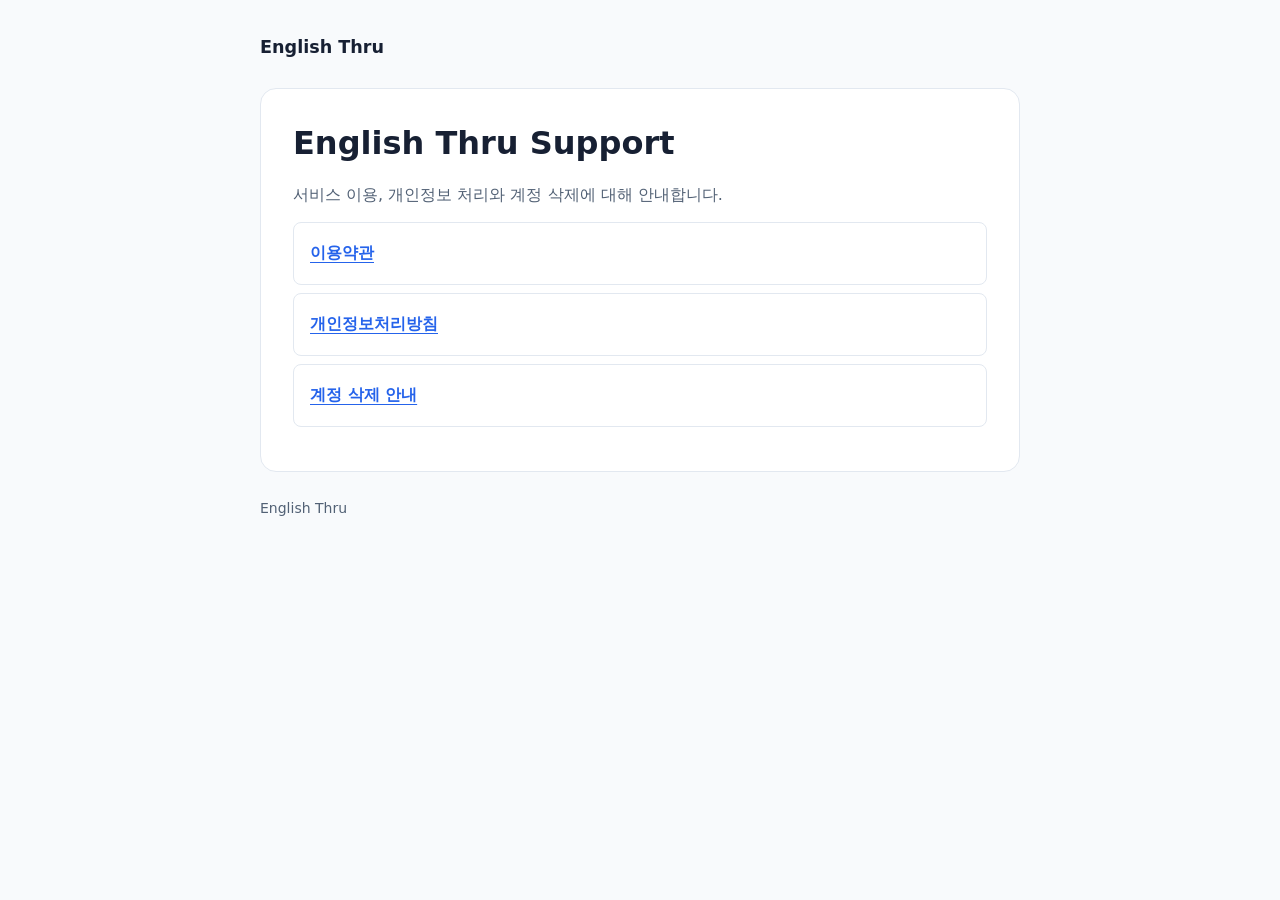
<file: index.html>
<!doctype html>
<html lang="ko">
<head>
  <meta charset="utf-8">
  <meta name="viewport" content="width=device-width, initial-scale=1">
  <meta name="description" content="English Thru 이용약관, 개인정보처리방침 및 계정 삭제 안내">
  <title>English Thru Support</title>
  <link rel="stylesheet" href="styles.css">
</head>
<body>
  <a class="skip-link" href="#main">본문 바로가기</a>
  <header class="container"><a class="brand" href="index.html">English Thru</a></header>
  <main class="container" id="main">
    <h1>English Thru Support</h1>
    <p class="muted">서비스 이용, 개인정보 처리와 계정 삭제에 대해 안내합니다.</p>
    <nav aria-label="지원 페이지">
      <ul class="page-links">
        <li><a href="terms.html">이용약관</a></li>
        <li><a href="privacy.html">개인정보처리방침</a></li>
        <li><a href="delete-account.html">계정 삭제 안내</a></li>
      </ul>
    </nav>
  </main>
  <footer class="container">English Thru</footer>
</body>
</html>
</file>
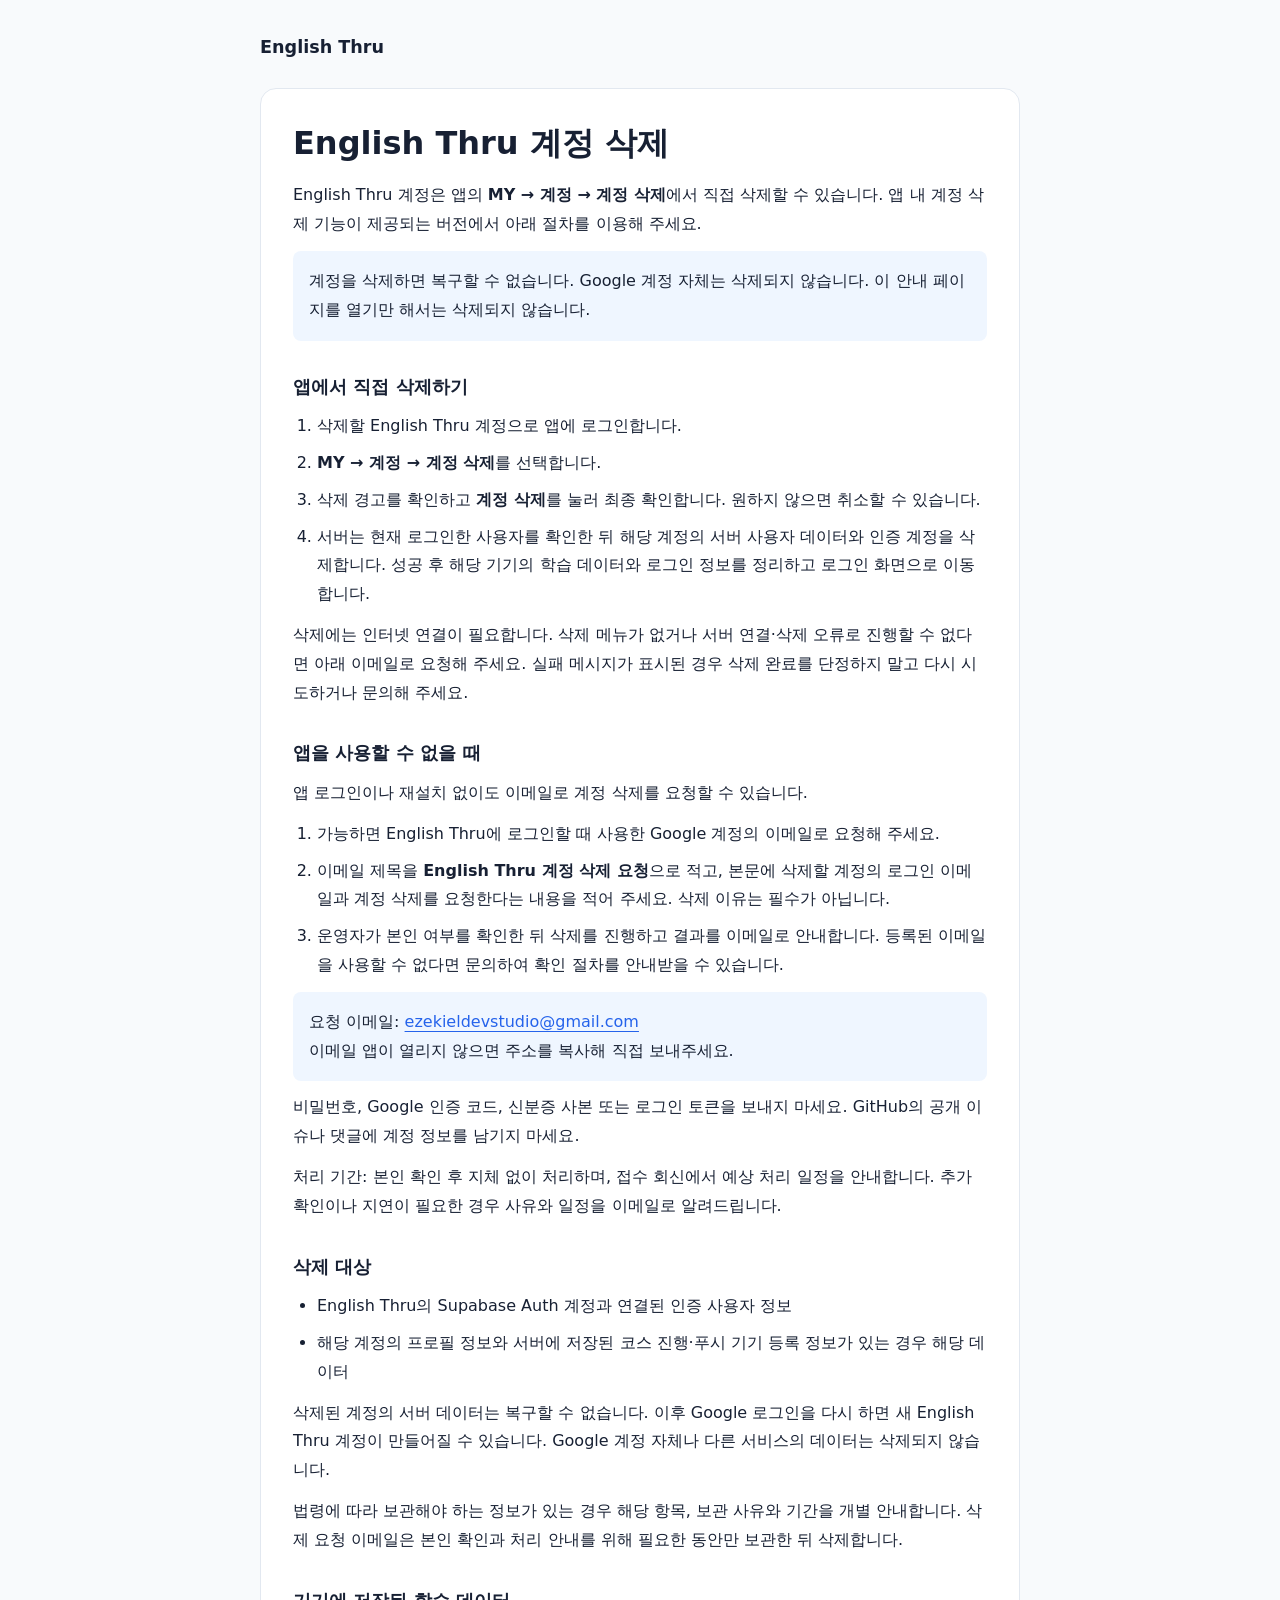
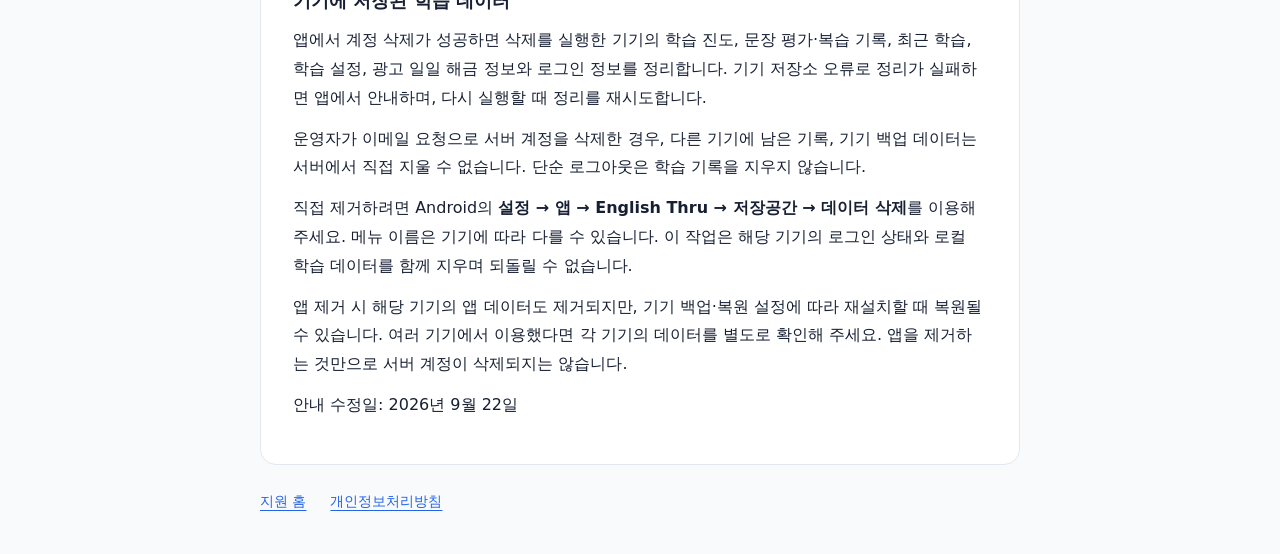
<file: delete-account.html>
<!doctype html>
<html lang="ko">
<head>
  <meta charset="utf-8">
  <meta name="viewport" content="width=device-width, initial-scale=1">
  <meta name="description" content="English Thru 계정 및 서버 사용자 데이터 삭제 요청 방법과 기기 내 학습 데이터 삭제 안내">
  <title>English Thru 계정 삭제</title>
  <link rel="stylesheet" href="styles.css">
</head>
<body>
  <a class="skip-link" href="#main">본문 바로가기</a>
  <header class="container"><a class="brand" href="index.html">English Thru</a></header>
  <main class="container" id="main">
    <h1>English Thru 계정 삭제</h1>
    <p>English Thru 계정은 앱의 <strong>MY → 계정 → 계정 삭제</strong>에서 직접 삭제할 수 있습니다. 앱 내 계정 삭제 기능이 제공되는 버전에서 아래 절차를 이용해 주세요.</p>
    <p class="notice">계정을 삭제하면 복구할 수 없습니다. Google 계정 자체는 삭제되지 않습니다. 이 안내 페이지를 열기만 해서는 삭제되지 않습니다.</p>

    <h2>앱에서 직접 삭제하기</h2>
    <ol>
      <li>삭제할 English Thru 계정으로 앱에 로그인합니다.</li>
      <li><strong>MY → 계정 → 계정 삭제</strong>를 선택합니다.</li>
      <li>삭제 경고를 확인하고 <strong>계정 삭제</strong>를 눌러 최종 확인합니다. 원하지 않으면 취소할 수 있습니다.</li>
      <li>서버는 현재 로그인한 사용자를 확인한 뒤 해당 계정의 서버 사용자 데이터와 인증 계정을 삭제합니다. 성공 후 해당 기기의 학습 데이터와 로그인 정보를 정리하고 로그인 화면으로 이동합니다.</li>
    </ol>
    <p>삭제에는 인터넷 연결이 필요합니다. 삭제 메뉴가 없거나 서버 연결·삭제 오류로 진행할 수 없다면 아래 이메일로 요청해 주세요. 실패 메시지가 표시된 경우 삭제 완료를 단정하지 말고 다시 시도하거나 문의해 주세요.</p>

    <h2>앱을 사용할 수 없을 때</h2>
    <p>앱 로그인이나 재설치 없이도 이메일로 계정 삭제를 요청할 수 있습니다.</p>
    <ol>
      <li>가능하면 English Thru에 로그인할 때 사용한 Google 계정의 이메일로 요청해 주세요.</li>
      <li>이메일 제목을 <strong>English Thru 계정 삭제 요청</strong>으로 적고, 본문에 삭제할 계정의 로그인 이메일과 계정 삭제를 요청한다는 내용을 적어 주세요. 삭제 이유는 필수가 아닙니다.</li>
      <li>운영자가 본인 여부를 확인한 뒤 삭제를 진행하고 결과를 이메일로 안내합니다. 등록된 이메일을 사용할 수 없다면 문의하여 확인 절차를 안내받을 수 있습니다.</li>
    </ol>
    <p class="notice">요청 이메일: <a href="mailto:ezekieldevstudio@gmail.com?subject=English%20Thru%20%EA%B3%84%EC%A0%95%20%EC%82%AD%EC%A0%9C%20%EC%9A%94%EC%B2%AD">ezekieldevstudio@gmail.com</a><br>이메일 앱이 열리지 않으면 주소를 복사해 직접 보내주세요.</p>
    <p>비밀번호, Google 인증 코드, 신분증 사본 또는 로그인 토큰을 보내지 마세요. GitHub의 공개 이슈나 댓글에 계정 정보를 남기지 마세요.</p>
    <p>처리 기간: 본인 확인 후 지체 없이 처리하며, 접수 회신에서 예상 처리 일정을 안내합니다. 추가 확인이나 지연이 필요한 경우 사유와 일정을 이메일로 알려드립니다.</p>

    <h2>삭제 대상</h2>
    <ul>
      <li>English Thru의 Supabase Auth 계정과 연결된 인증 사용자 정보</li>
      <li>해당 계정의 프로필 정보와 서버에 저장된 코스 진행·푸시 기기 등록 정보가 있는 경우 해당 데이터</li>
    </ul>
    <p>삭제된 계정의 서버 데이터는 복구할 수 없습니다. 이후 Google 로그인을 다시 하면 새 English Thru 계정이 만들어질 수 있습니다. Google 계정 자체나 다른 서비스의 데이터는 삭제되지 않습니다.</p>
    <p>법령에 따라 보관해야 하는 정보가 있는 경우 해당 항목, 보관 사유와 기간을 개별 안내합니다. 삭제 요청 이메일은 본인 확인과 처리 안내를 위해 필요한 동안만 보관한 뒤 삭제합니다.</p>

    <h2>기기에 저장된 학습 데이터</h2>
    <p>앱에서 계정 삭제가 성공하면 삭제를 실행한 기기의 학습 진도, 문장 평가·복습 기록, 최근 학습, 학습 설정, 광고 일일 해금 정보와 로그인 정보를 정리합니다. 기기 저장소 오류로 정리가 실패하면 앱에서 안내하며, 다시 실행할 때 정리를 재시도합니다.</p>
    <p>운영자가 이메일 요청으로 서버 계정을 삭제한 경우, 다른 기기에 남은 기록, 기기 백업 데이터는 서버에서 직접 지울 수 없습니다. 단순 로그아웃은 학습 기록을 지우지 않습니다.</p>
    <p>직접 제거하려면 Android의 <strong>설정 → 앱 → English Thru → 저장공간 → 데이터 삭제</strong>를 이용해 주세요. 메뉴 이름은 기기에 따라 다를 수 있습니다. 이 작업은 해당 기기의 로그인 상태와 로컬 학습 데이터를 함께 지우며 되돌릴 수 없습니다.</p>
    <p>앱 제거 시 해당 기기의 앱 데이터도 제거되지만, 기기 백업·복원 설정에 따라 재설치할 때 복원될 수 있습니다. 여러 기기에서 이용했다면 각 기기의 데이터를 별도로 확인해 주세요. 앱을 제거하는 것만으로 서버 계정이 삭제되지는 않습니다.</p>
    <p>안내 수정일: <time datetime="2026-09-22">2026년 9월 22일</time></p>
  </main>
  <footer class="container"><nav aria-label="관련 페이지"><a href="index.html">지원 홈</a><a href="privacy.html">개인정보처리방침</a></nav></footer>
</body>
</html>
</file>
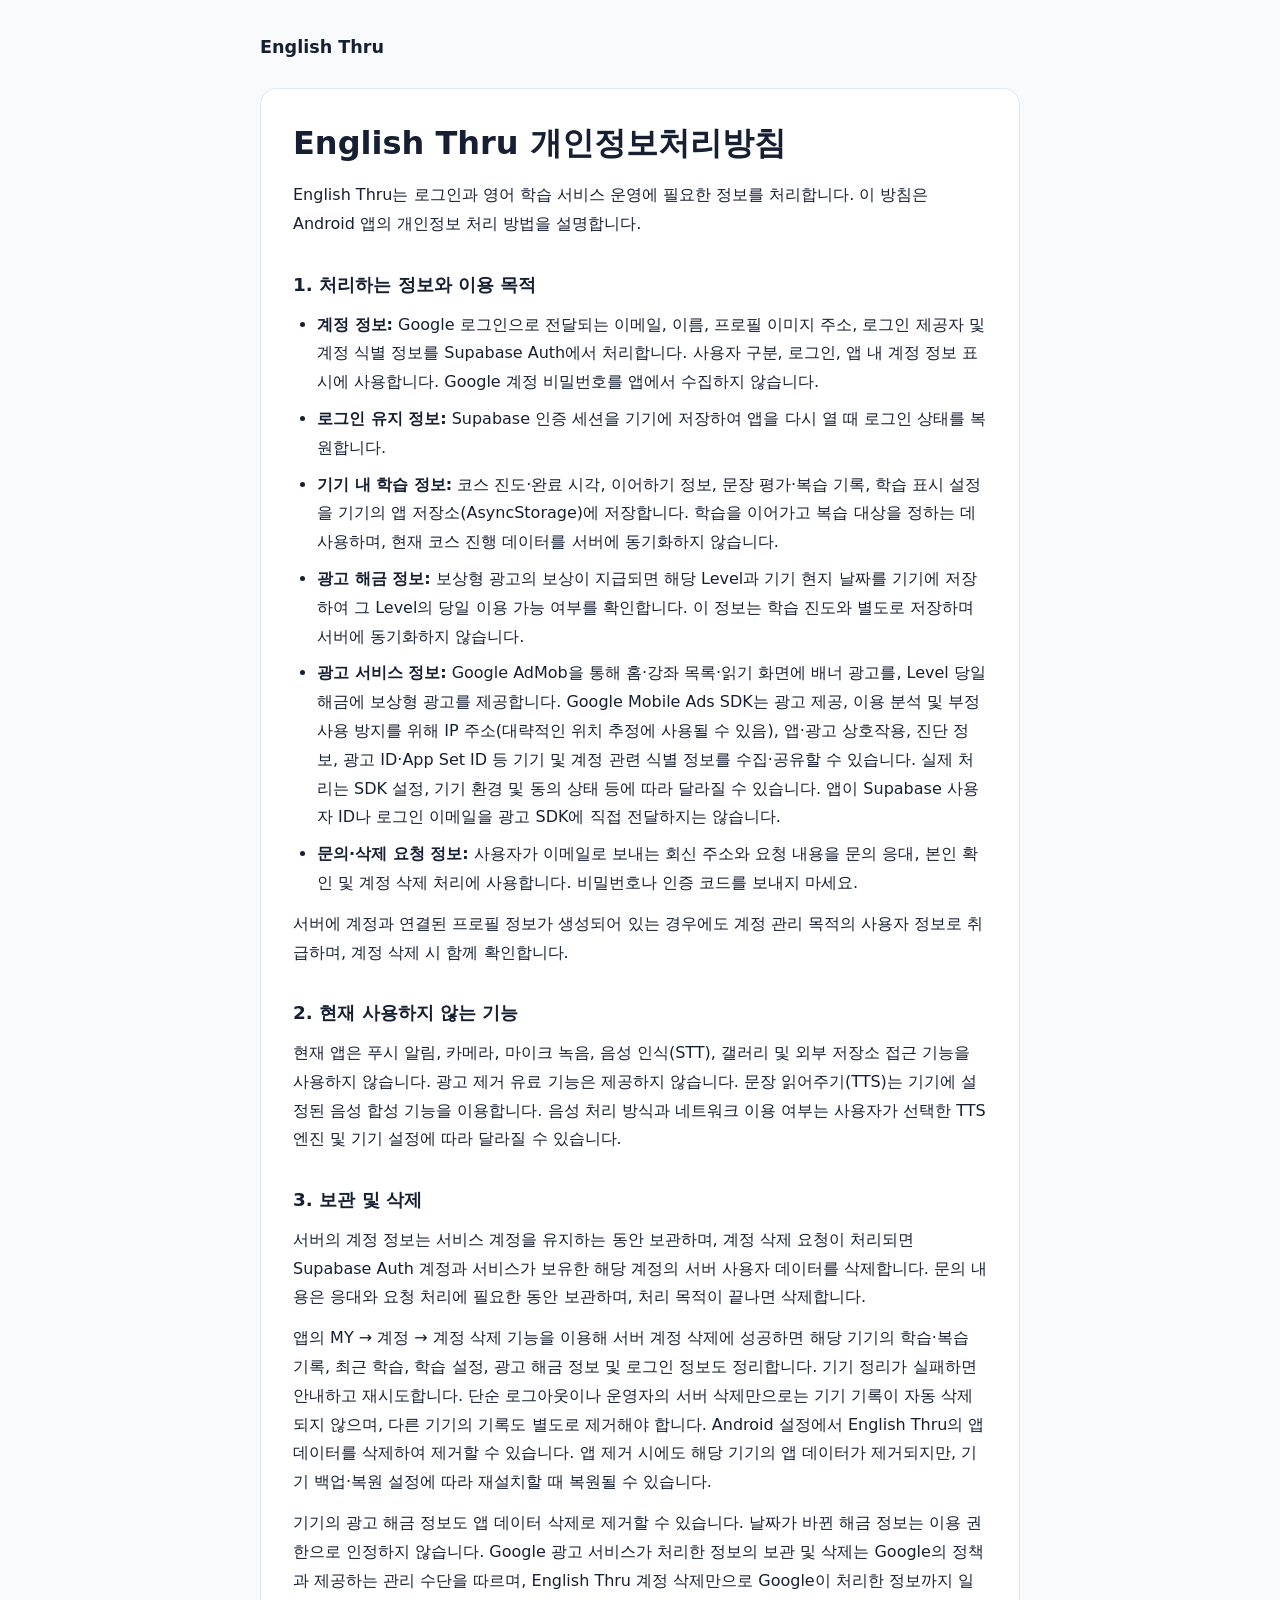
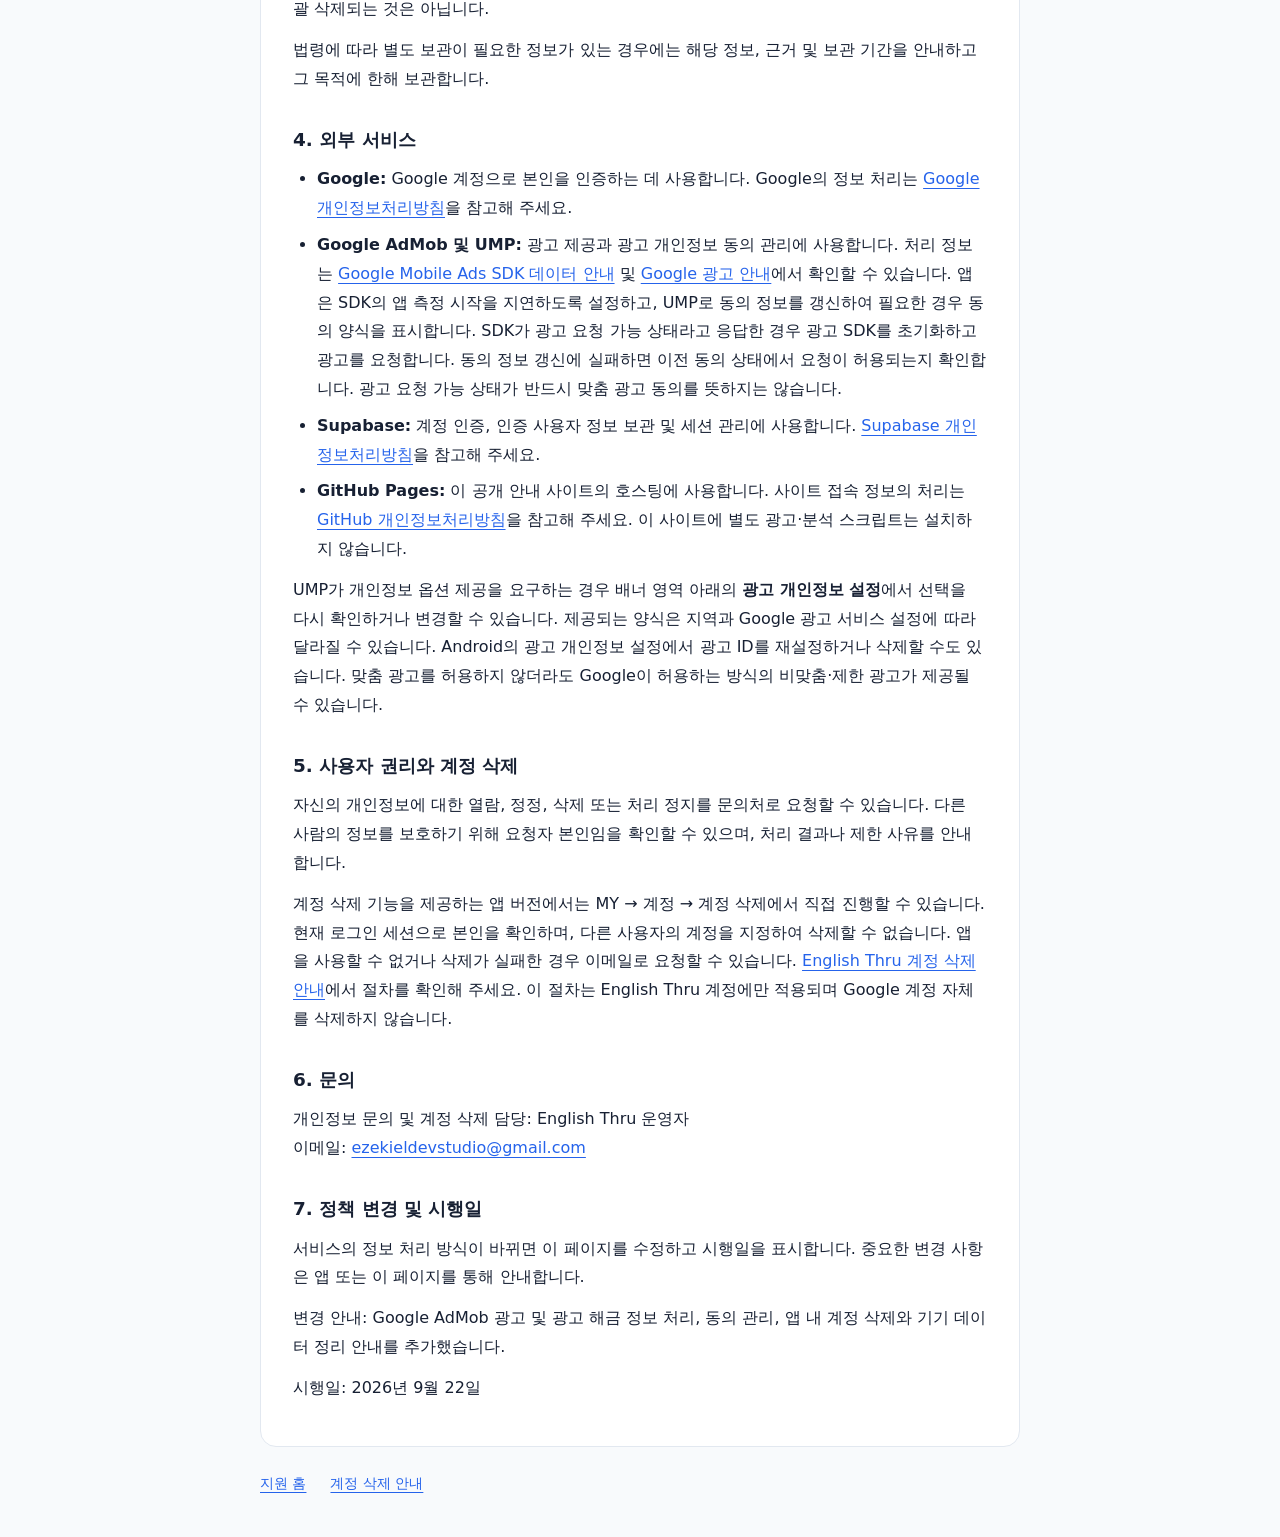
<file: privacy.html>
<!doctype html>
<html lang="ko">
<head>
  <meta charset="utf-8">
  <meta name="viewport" content="width=device-width, initial-scale=1">
  <meta name="description" content="English Thru의 개인정보 처리 항목, 이용 목적, 보관 및 삭제 안내">
  <title>English Thru 개인정보처리방침</title>
  <link rel="stylesheet" href="styles.css">
</head>
<body>
  <a class="skip-link" href="#main">본문 바로가기</a>
  <header class="container"><a class="brand" href="index.html">English Thru</a></header>
  <main class="container" id="main">
    <h1>English Thru 개인정보처리방침</h1>
    <p>English Thru는 로그인과 영어 학습 서비스 운영에 필요한 정보를 처리합니다. 이 방침은 Android 앱의 개인정보 처리 방법을 설명합니다.</p>

    <h2>1. 처리하는 정보와 이용 목적</h2>
    <ul>
      <li><strong>계정 정보:</strong> Google 로그인으로 전달되는 이메일, 이름, 프로필 이미지 주소, 로그인 제공자 및 계정 식별 정보를 Supabase Auth에서 처리합니다. 사용자 구분, 로그인, 앱 내 계정 정보 표시에 사용합니다. Google 계정 비밀번호를 앱에서 수집하지 않습니다.</li>
      <li><strong>로그인 유지 정보:</strong> Supabase 인증 세션을 기기에 저장하여 앱을 다시 열 때 로그인 상태를 복원합니다.</li>
      <li><strong>기기 내 학습 정보:</strong> 코스 진도·완료 시각, 이어하기 정보, 문장 평가·복습 기록, 학습 표시 설정을 기기의 앱 저장소(AsyncStorage)에 저장합니다. 학습을 이어가고 복습 대상을 정하는 데 사용하며, 현재 코스 진행 데이터를 서버에 동기화하지 않습니다.</li>
      <li><strong>광고 해금 정보:</strong> 보상형 광고의 보상이 지급되면 해당 Level과 기기 현지 날짜를 기기에 저장하여 그 Level의 당일 이용 가능 여부를 확인합니다. 이 정보는 학습 진도와 별도로 저장하며 서버에 동기화하지 않습니다.</li>
      <li><strong>광고 서비스 정보:</strong> Google AdMob을 통해 홈·강좌 목록·읽기 화면에 배너 광고를, Level 당일 해금에 보상형 광고를 제공합니다. Google Mobile Ads SDK는 광고 제공, 이용 분석 및 부정사용 방지를 위해 IP 주소(대략적인 위치 추정에 사용될 수 있음), 앱·광고 상호작용, 진단 정보, 광고 ID·App Set ID 등 기기 및 계정 관련 식별 정보를 수집·공유할 수 있습니다. 실제 처리는 SDK 설정, 기기 환경 및 동의 상태 등에 따라 달라질 수 있습니다. 앱이 Supabase 사용자 ID나 로그인 이메일을 광고 SDK에 직접 전달하지는 않습니다.</li>
      <li><strong>문의·삭제 요청 정보:</strong> 사용자가 이메일로 보내는 회신 주소와 요청 내용을 문의 응대, 본인 확인 및 계정 삭제 처리에 사용합니다. 비밀번호나 인증 코드를 보내지 마세요.</li>
    </ul>
    <p>서버에 계정과 연결된 프로필 정보가 생성되어 있는 경우에도 계정 관리 목적의 사용자 정보로 취급하며, 계정 삭제 시 함께 확인합니다.</p>

    <h2>2. 현재 사용하지 않는 기능</h2>
    <p>현재 앱은 푸시 알림, 카메라, 마이크 녹음, 음성 인식(STT), 갤러리 및 외부 저장소 접근 기능을 사용하지 않습니다. 광고 제거 유료 기능은 제공하지 않습니다. 문장 읽어주기(TTS)는 기기에 설정된 음성 합성 기능을 이용합니다. 음성 처리 방식과 네트워크 이용 여부는 사용자가 선택한 TTS 엔진 및 기기 설정에 따라 달라질 수 있습니다.</p>

    <h2>3. 보관 및 삭제</h2>
    <p>서버의 계정 정보는 서비스 계정을 유지하는 동안 보관하며, 계정 삭제 요청이 처리되면 Supabase Auth 계정과 서비스가 보유한 해당 계정의 서버 사용자 데이터를 삭제합니다. 문의 내용은 응대와 요청 처리에 필요한 동안 보관하며, 처리 목적이 끝나면 삭제합니다.</p>
    <p>앱의 MY → 계정 → 계정 삭제 기능을 이용해 서버 계정 삭제에 성공하면 해당 기기의 학습·복습 기록, 최근 학습, 학습 설정, 광고 해금 정보 및 로그인 정보도 정리합니다. 기기 정리가 실패하면 안내하고 재시도합니다. 단순 로그아웃이나 운영자의 서버 삭제만으로는 기기 기록이 자동 삭제되지 않으며, 다른 기기의 기록도 별도로 제거해야 합니다. Android 설정에서 English Thru의 앱 데이터를 삭제하여 제거할 수 있습니다. 앱 제거 시에도 해당 기기의 앱 데이터가 제거되지만, 기기 백업·복원 설정에 따라 재설치할 때 복원될 수 있습니다.</p>
    <p>기기의 광고 해금 정보도 앱 데이터 삭제로 제거할 수 있습니다. 날짜가 바뀐 해금 정보는 이용 권한으로 인정하지 않습니다. Google 광고 서비스가 처리한 정보의 보관 및 삭제는 Google의 정책과 제공하는 관리 수단을 따르며, English Thru 계정 삭제만으로 Google이 처리한 정보까지 일괄 삭제되는 것은 아닙니다.</p>
    <p>법령에 따라 별도 보관이 필요한 정보가 있는 경우에는 해당 정보, 근거 및 보관 기간을 안내하고 그 목적에 한해 보관합니다.</p>

    <h2>4. 외부 서비스</h2>
    <ul>
      <li><strong>Google:</strong> Google 계정으로 본인을 인증하는 데 사용합니다. Google의 정보 처리는 <a href="https://policies.google.com/privacy?hl=ko">Google 개인정보처리방침</a>을 참고해 주세요.</li>
      <li><strong>Google AdMob 및 UMP:</strong> 광고 제공과 광고 개인정보 동의 관리에 사용합니다. 처리 정보는 <a href="https://developers.google.com/admob/android/privacy/play-data-disclosure">Google Mobile Ads SDK 데이터 안내</a> 및 <a href="https://policies.google.com/technologies/ads?hl=ko">Google 광고 안내</a>에서 확인할 수 있습니다. 앱은 SDK의 앱 측정 시작을 지연하도록 설정하고, UMP로 동의 정보를 갱신하여 필요한 경우 동의 양식을 표시합니다. SDK가 광고 요청 가능 상태라고 응답한 경우 광고 SDK를 초기화하고 광고를 요청합니다. 동의 정보 갱신에 실패하면 이전 동의 상태에서 요청이 허용되는지 확인합니다. 광고 요청 가능 상태가 반드시 맞춤 광고 동의를 뜻하지는 않습니다.</li>
      <li><strong>Supabase:</strong> 계정 인증, 인증 사용자 정보 보관 및 세션 관리에 사용합니다. <a href="https://supabase.com/privacy">Supabase 개인정보처리방침</a>을 참고해 주세요.</li>
      <li><strong>GitHub Pages:</strong> 이 공개 안내 사이트의 호스팅에 사용합니다. 사이트 접속 정보의 처리는 <a href="https://docs.github.com/en/site-policy/privacy-policies/github-general-privacy-statement">GitHub 개인정보처리방침</a>을 참고해 주세요. 이 사이트에 별도 광고·분석 스크립트는 설치하지 않습니다.</li>
    </ul>

    <p>UMP가 개인정보 옵션 제공을 요구하는 경우 배너 영역 아래의 <strong>광고 개인정보 설정</strong>에서 선택을 다시 확인하거나 변경할 수 있습니다. 제공되는 양식은 지역과 Google 광고 서비스 설정에 따라 달라질 수 있습니다. Android의 광고 개인정보 설정에서 광고 ID를 재설정하거나 삭제할 수도 있습니다. 맞춤 광고를 허용하지 않더라도 Google이 허용하는 방식의 비맞춤·제한 광고가 제공될 수 있습니다.</p>

    <h2>5. 사용자 권리와 계정 삭제</h2>
    <p>자신의 개인정보에 대한 열람, 정정, 삭제 또는 처리 정지를 문의처로 요청할 수 있습니다. 다른 사람의 정보를 보호하기 위해 요청자 본인임을 확인할 수 있으며, 처리 결과나 제한 사유를 안내합니다.</p>
    <p>계정 삭제 기능을 제공하는 앱 버전에서는 MY → 계정 → 계정 삭제에서 직접 진행할 수 있습니다. 현재 로그인 세션으로 본인을 확인하며, 다른 사용자의 계정을 지정하여 삭제할 수 없습니다. 앱을 사용할 수 없거나 삭제가 실패한 경우 이메일로 요청할 수 있습니다. <a href="delete-account.html">English Thru 계정 삭제 안내</a>에서 절차를 확인해 주세요. 이 절차는 English Thru 계정에만 적용되며 Google 계정 자체를 삭제하지 않습니다.</p>

    <h2>6. 문의</h2>
    <p>개인정보 문의 및 계정 삭제 담당: English Thru 운영자<br>이메일: <a href="mailto:ezekieldevstudio@gmail.com">ezekieldevstudio@gmail.com</a></p>

    <h2>7. 정책 변경 및 시행일</h2>
    <p>서비스의 정보 처리 방식이 바뀌면 이 페이지를 수정하고 시행일을 표시합니다. 중요한 변경 사항은 앱 또는 이 페이지를 통해 안내합니다.</p>
    <p>변경 안내: Google AdMob 광고 및 광고 해금 정보 처리, 동의 관리, 앱 내 계정 삭제와 기기 데이터 정리 안내를 추가했습니다.</p>
    <p>시행일: <time datetime="2026-09-22">2026년 9월 22일</time></p>
  </main>
  <footer class="container"><nav aria-label="관련 페이지"><a href="index.html">지원 홈</a><a href="delete-account.html">계정 삭제 안내</a></nav></footer>
</body>
</html>
</file>
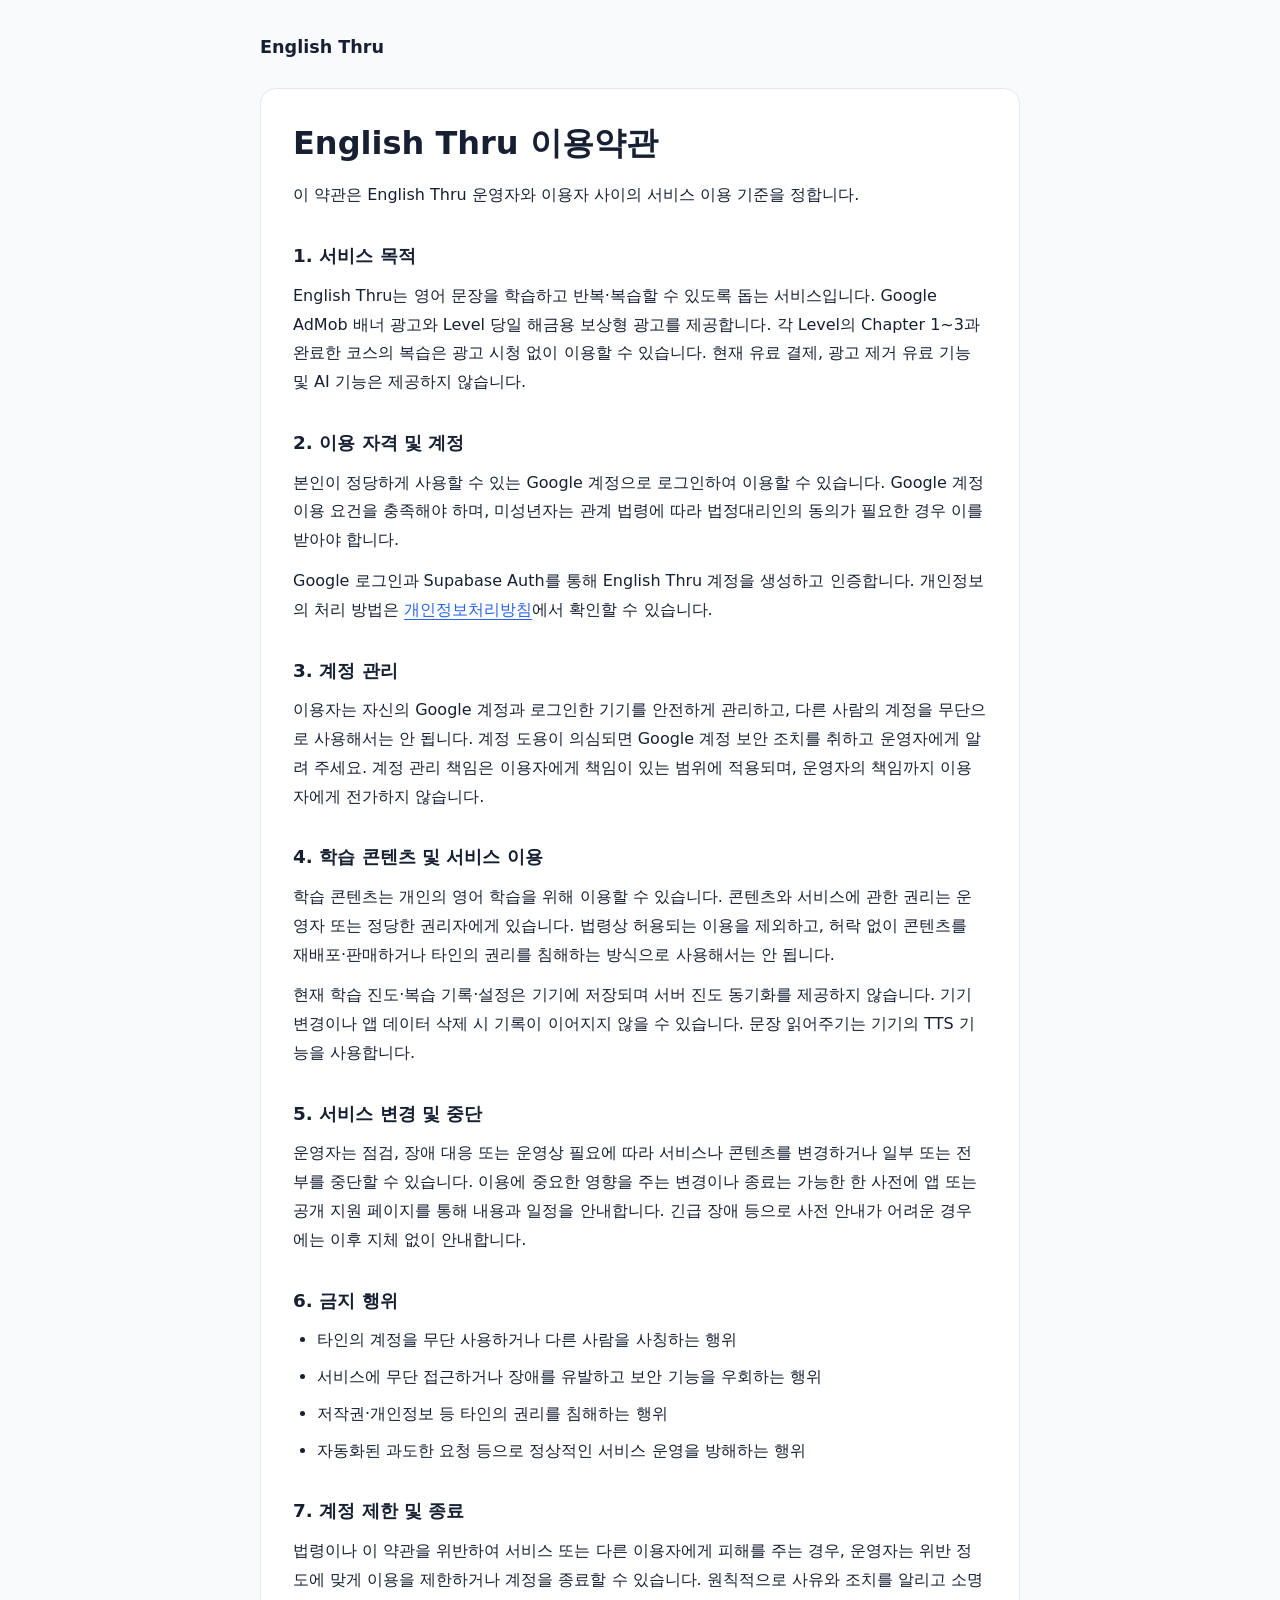
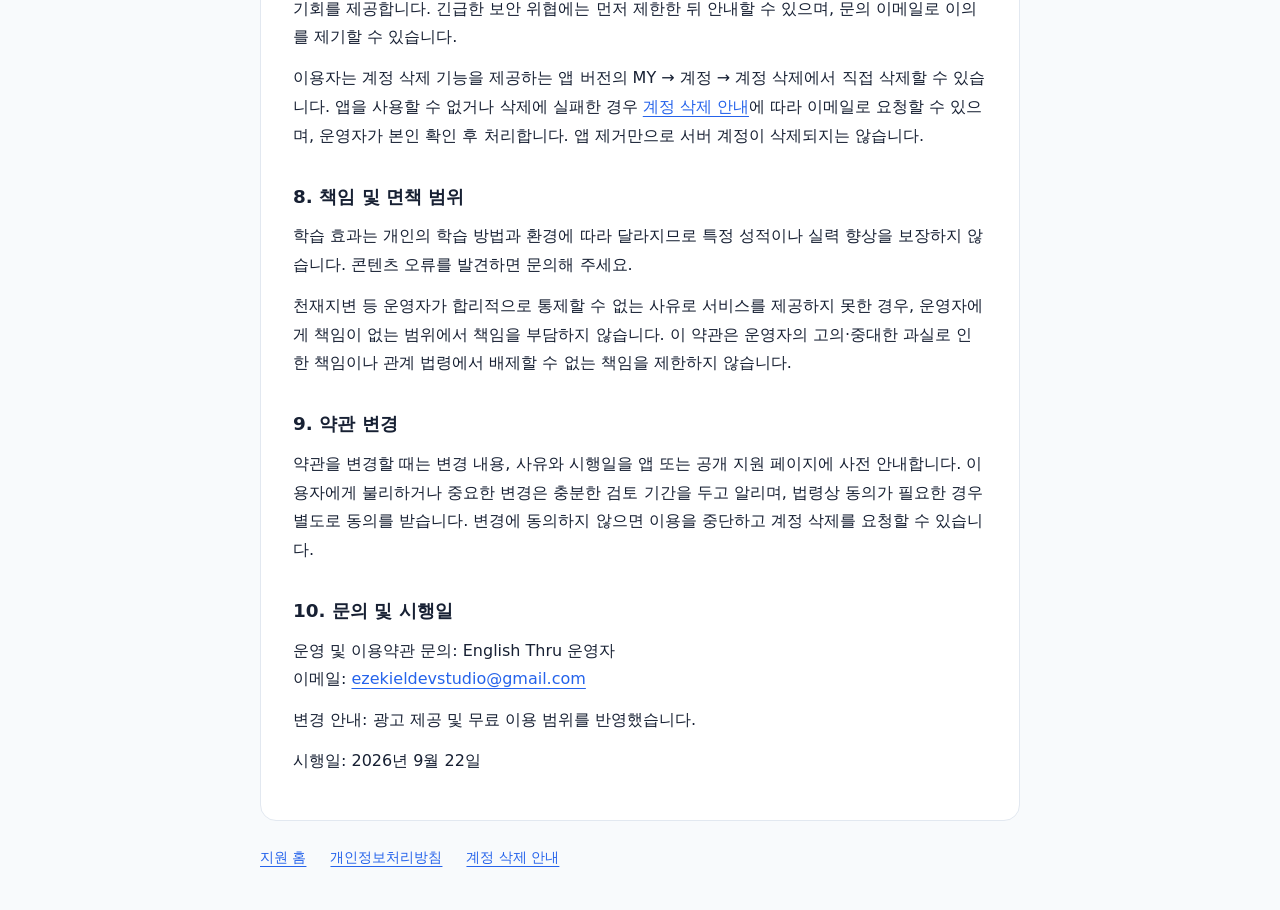
<file: terms.html>
<!doctype html>
<html lang="ko">
<head>
  <meta charset="utf-8">
  <meta name="viewport" content="width=device-width, initial-scale=1">
  <meta name="description" content="English Thru 서비스 이용 및 계정 관리에 관한 이용약관">
  <title>English Thru 이용약관</title>
  <link rel="stylesheet" href="styles.css">
</head>
<body>
  <a class="skip-link" href="#main">본문 바로가기</a>
  <header class="container"><a class="brand" href="index.html">English Thru</a></header>
  <main class="container" id="main">
    <h1>English Thru 이용약관</h1>
    <p>이 약관은 English Thru 운영자와 이용자 사이의 서비스 이용 기준을 정합니다.</p>

    <h2>1. 서비스 목적</h2>
    <p>English Thru는 영어 문장을 학습하고 반복·복습할 수 있도록 돕는 서비스입니다. Google AdMob 배너 광고와 Level 당일 해금용 보상형 광고를 제공합니다. 각 Level의 Chapter 1~3과 완료한 코스의 복습은 광고 시청 없이 이용할 수 있습니다. 현재 유료 결제, 광고 제거 유료 기능 및 AI 기능은 제공하지 않습니다.</p>

    <h2>2. 이용 자격 및 계정</h2>
    <p>본인이 정당하게 사용할 수 있는 Google 계정으로 로그인하여 이용할 수 있습니다. Google 계정 이용 요건을 충족해야 하며, 미성년자는 관계 법령에 따라 법정대리인의 동의가 필요한 경우 이를 받아야 합니다.</p>
    <p>Google 로그인과 Supabase Auth를 통해 English Thru 계정을 생성하고 인증합니다. 개인정보의 처리 방법은 <a href="privacy.html">개인정보처리방침</a>에서 확인할 수 있습니다.</p>

    <h2>3. 계정 관리</h2>
    <p>이용자는 자신의 Google 계정과 로그인한 기기를 안전하게 관리하고, 다른 사람의 계정을 무단으로 사용해서는 안 됩니다. 계정 도용이 의심되면 Google 계정 보안 조치를 취하고 운영자에게 알려 주세요. 계정 관리 책임은 이용자에게 책임이 있는 범위에 적용되며, 운영자의 책임까지 이용자에게 전가하지 않습니다.</p>

    <h2>4. 학습 콘텐츠 및 서비스 이용</h2>
    <p>학습 콘텐츠는 개인의 영어 학습을 위해 이용할 수 있습니다. 콘텐츠와 서비스에 관한 권리는 운영자 또는 정당한 권리자에게 있습니다. 법령상 허용되는 이용을 제외하고, 허락 없이 콘텐츠를 재배포·판매하거나 타인의 권리를 침해하는 방식으로 사용해서는 안 됩니다.</p>
    <p>현재 학습 진도·복습 기록·설정은 기기에 저장되며 서버 진도 동기화를 제공하지 않습니다. 기기 변경이나 앱 데이터 삭제 시 기록이 이어지지 않을 수 있습니다. 문장 읽어주기는 기기의 TTS 기능을 사용합니다.</p>

    <h2>5. 서비스 변경 및 중단</h2>
    <p>운영자는 점검, 장애 대응 또는 운영상 필요에 따라 서비스나 콘텐츠를 변경하거나 일부 또는 전부를 중단할 수 있습니다. 이용에 중요한 영향을 주는 변경이나 종료는 가능한 한 사전에 앱 또는 공개 지원 페이지를 통해 내용과 일정을 안내합니다. 긴급 장애 등으로 사전 안내가 어려운 경우에는 이후 지체 없이 안내합니다.</p>

    <h2>6. 금지 행위</h2>
    <ul>
      <li>타인의 계정을 무단 사용하거나 다른 사람을 사칭하는 행위</li>
      <li>서비스에 무단 접근하거나 장애를 유발하고 보안 기능을 우회하는 행위</li>
      <li>저작권·개인정보 등 타인의 권리를 침해하는 행위</li>
      <li>자동화된 과도한 요청 등으로 정상적인 서비스 운영을 방해하는 행위</li>
    </ul>

    <h2>7. 계정 제한 및 종료</h2>
    <p>법령이나 이 약관을 위반하여 서비스 또는 다른 이용자에게 피해를 주는 경우, 운영자는 위반 정도에 맞게 이용을 제한하거나 계정을 종료할 수 있습니다. 원칙적으로 사유와 조치를 알리고 소명 기회를 제공합니다. 긴급한 보안 위협에는 먼저 제한한 뒤 안내할 수 있으며, 문의 이메일로 이의를 제기할 수 있습니다.</p>
    <p>이용자는 계정 삭제 기능을 제공하는 앱 버전의 MY → 계정 → 계정 삭제에서 직접 삭제할 수 있습니다. 앱을 사용할 수 없거나 삭제에 실패한 경우 <a href="delete-account.html">계정 삭제 안내</a>에 따라 이메일로 요청할 수 있으며, 운영자가 본인 확인 후 처리합니다. 앱 제거만으로 서버 계정이 삭제되지는 않습니다.</p>

    <h2>8. 책임 및 면책 범위</h2>
    <p>학습 효과는 개인의 학습 방법과 환경에 따라 달라지므로 특정 성적이나 실력 향상을 보장하지 않습니다. 콘텐츠 오류를 발견하면 문의해 주세요.</p>
    <p>천재지변 등 운영자가 합리적으로 통제할 수 없는 사유로 서비스를 제공하지 못한 경우, 운영자에게 책임이 없는 범위에서 책임을 부담하지 않습니다. 이 약관은 운영자의 고의·중대한 과실로 인한 책임이나 관계 법령에서 배제할 수 없는 책임을 제한하지 않습니다.</p>

    <h2>9. 약관 변경</h2>
    <p>약관을 변경할 때는 변경 내용, 사유와 시행일을 앱 또는 공개 지원 페이지에 사전 안내합니다. 이용자에게 불리하거나 중요한 변경은 충분한 검토 기간을 두고 알리며, 법령상 동의가 필요한 경우 별도로 동의를 받습니다. 변경에 동의하지 않으면 이용을 중단하고 계정 삭제를 요청할 수 있습니다.</p>

    <h2>10. 문의 및 시행일</h2>
    <p>운영 및 이용약관 문의: English Thru 운영자<br>이메일: <a href="mailto:ezekieldevstudio@gmail.com">ezekieldevstudio@gmail.com</a></p>
    <p>변경 안내: 광고 제공 및 무료 이용 범위를 반영했습니다.</p>
    <p>시행일: <time datetime="2026-09-22">2026년 9월 22일</time></p>
  </main>
  <footer class="container"><nav aria-label="관련 페이지"><a href="index.html">지원 홈</a><a href="privacy.html">개인정보처리방침</a><a href="delete-account.html">계정 삭제 안내</a></nav></footer>
</body>
</html>
</file>
<file: styles.css>
:root {
  color-scheme: light;
  font-family: system-ui, -apple-system, BlinkMacSystemFont, "Segoe UI", sans-serif;
  color: #172033;
  background: #f8fafc;
  line-height: 1.8;
  overflow-wrap: anywhere;
}
* { box-sizing: border-box; }
body { margin: 0; }
.container { width: min(100% - 40px, 760px); margin-inline: auto; }
header { padding-block: 32px 24px; }
.brand { color: #172033; font-size: 1.1rem; font-weight: 700; text-decoration: none; }
main { padding: 32px; background: #fff; border: 1px solid #e2e8f0; border-radius: 16px; }
h1 { font-size: clamp(1.65rem, 5vw, 2rem); line-height: 1.4; margin: 0 0 16px; }
h2 { font-size: 1.15rem; margin: 32px 0 10px; line-height: 1.5; }
p, ul, ol { margin: 12px 0; }
ul, ol { padding-left: 24px; }
li + li { margin-top: 8px; }
a { color: #2563eb; text-underline-offset: 4px; }
a:focus-visible { outline: 3px solid #2563eb; outline-offset: 5px; border-radius: 2px; }
.muted, footer { color: #526175; }
.notice { padding: 16px; background: #eff6ff; border-radius: 8px; }
.page-links { list-style: none; padding: 0; }
.page-links a { display: block; padding: 16px; border: 1px solid #e2e8f0; border-radius: 8px; font-weight: 600; }
footer { padding-block: 24px 40px; font-size: .875rem; }
footer nav { display: flex; flex-wrap: wrap; gap: 12px 24px; }
.skip-link { position: absolute; top: -100px; left: 16px; background: white; padding: 8px; }
.skip-link:focus { top: 8px; }
@media (max-width: 480px) {
  .container { width: calc(100% - 24px); }
  header { padding-block: 24px 16px; }
  main { padding: 24px 20px; }
}
</file>
